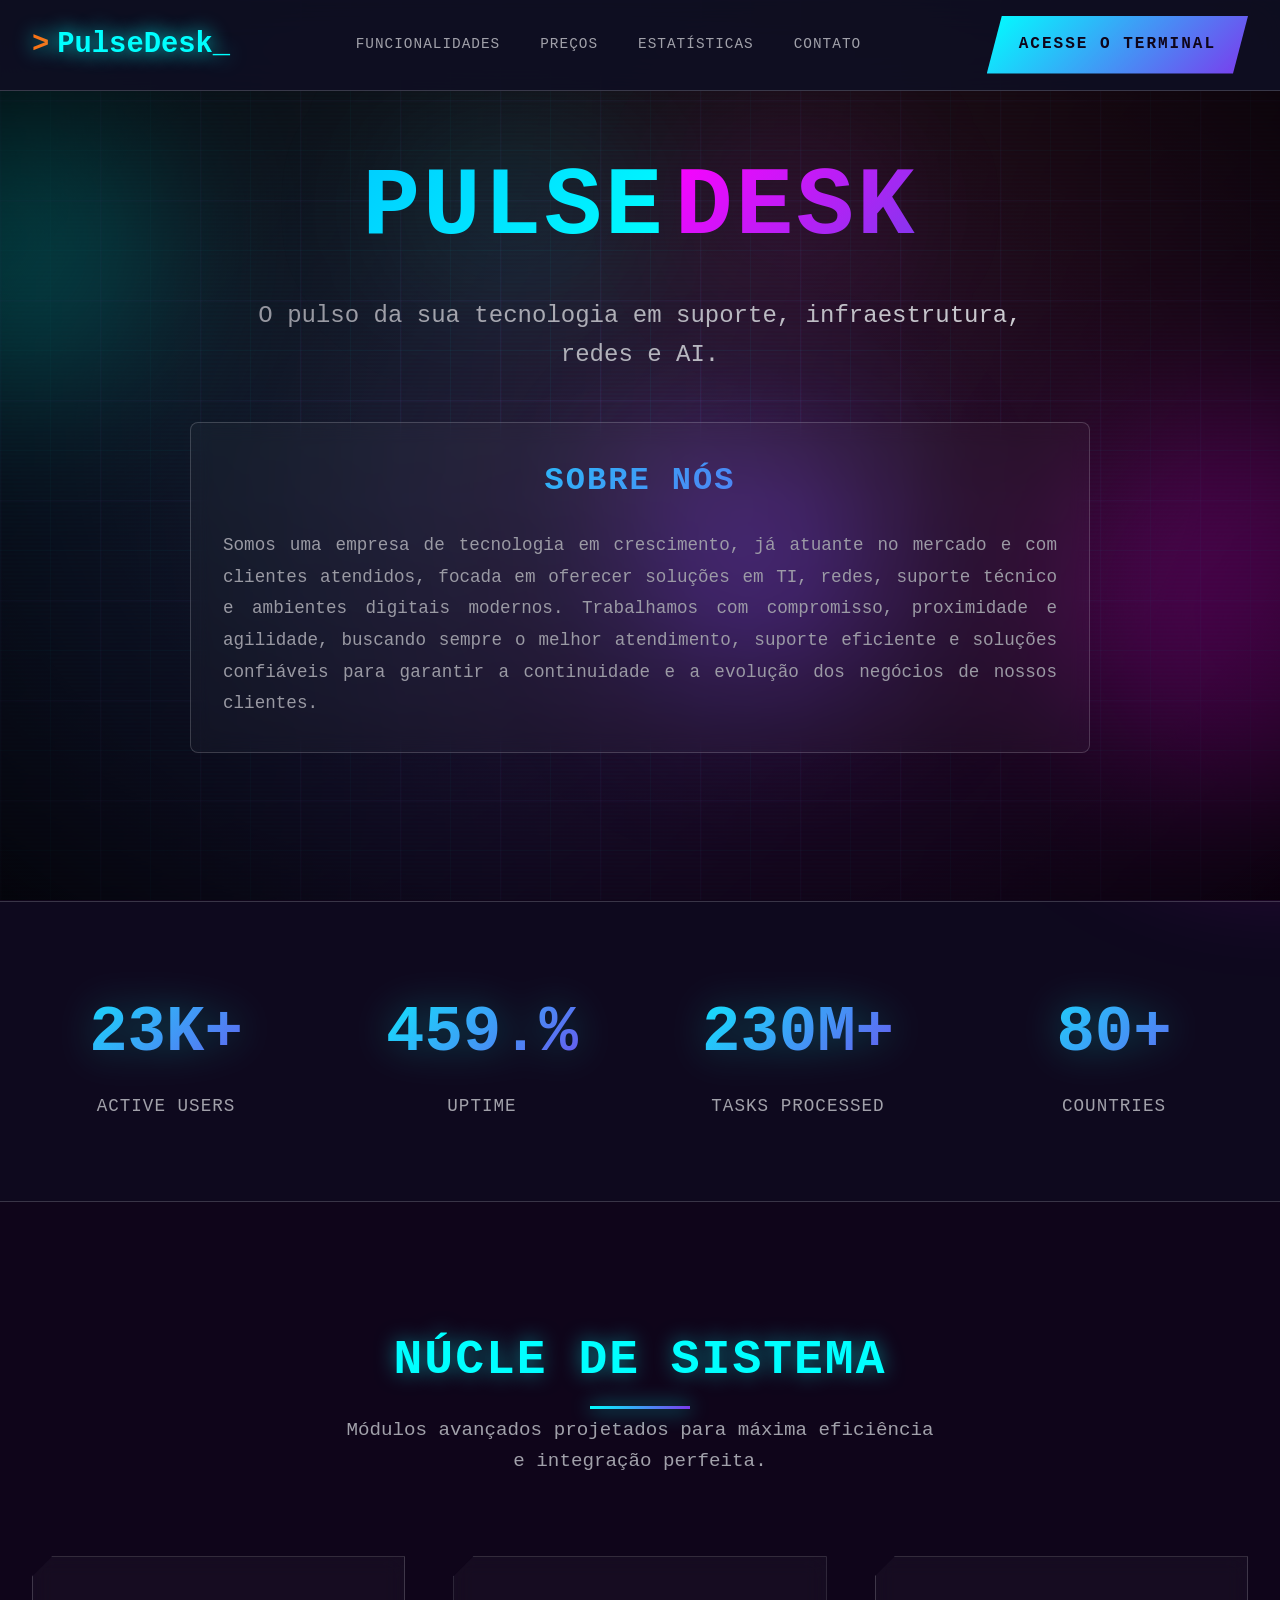
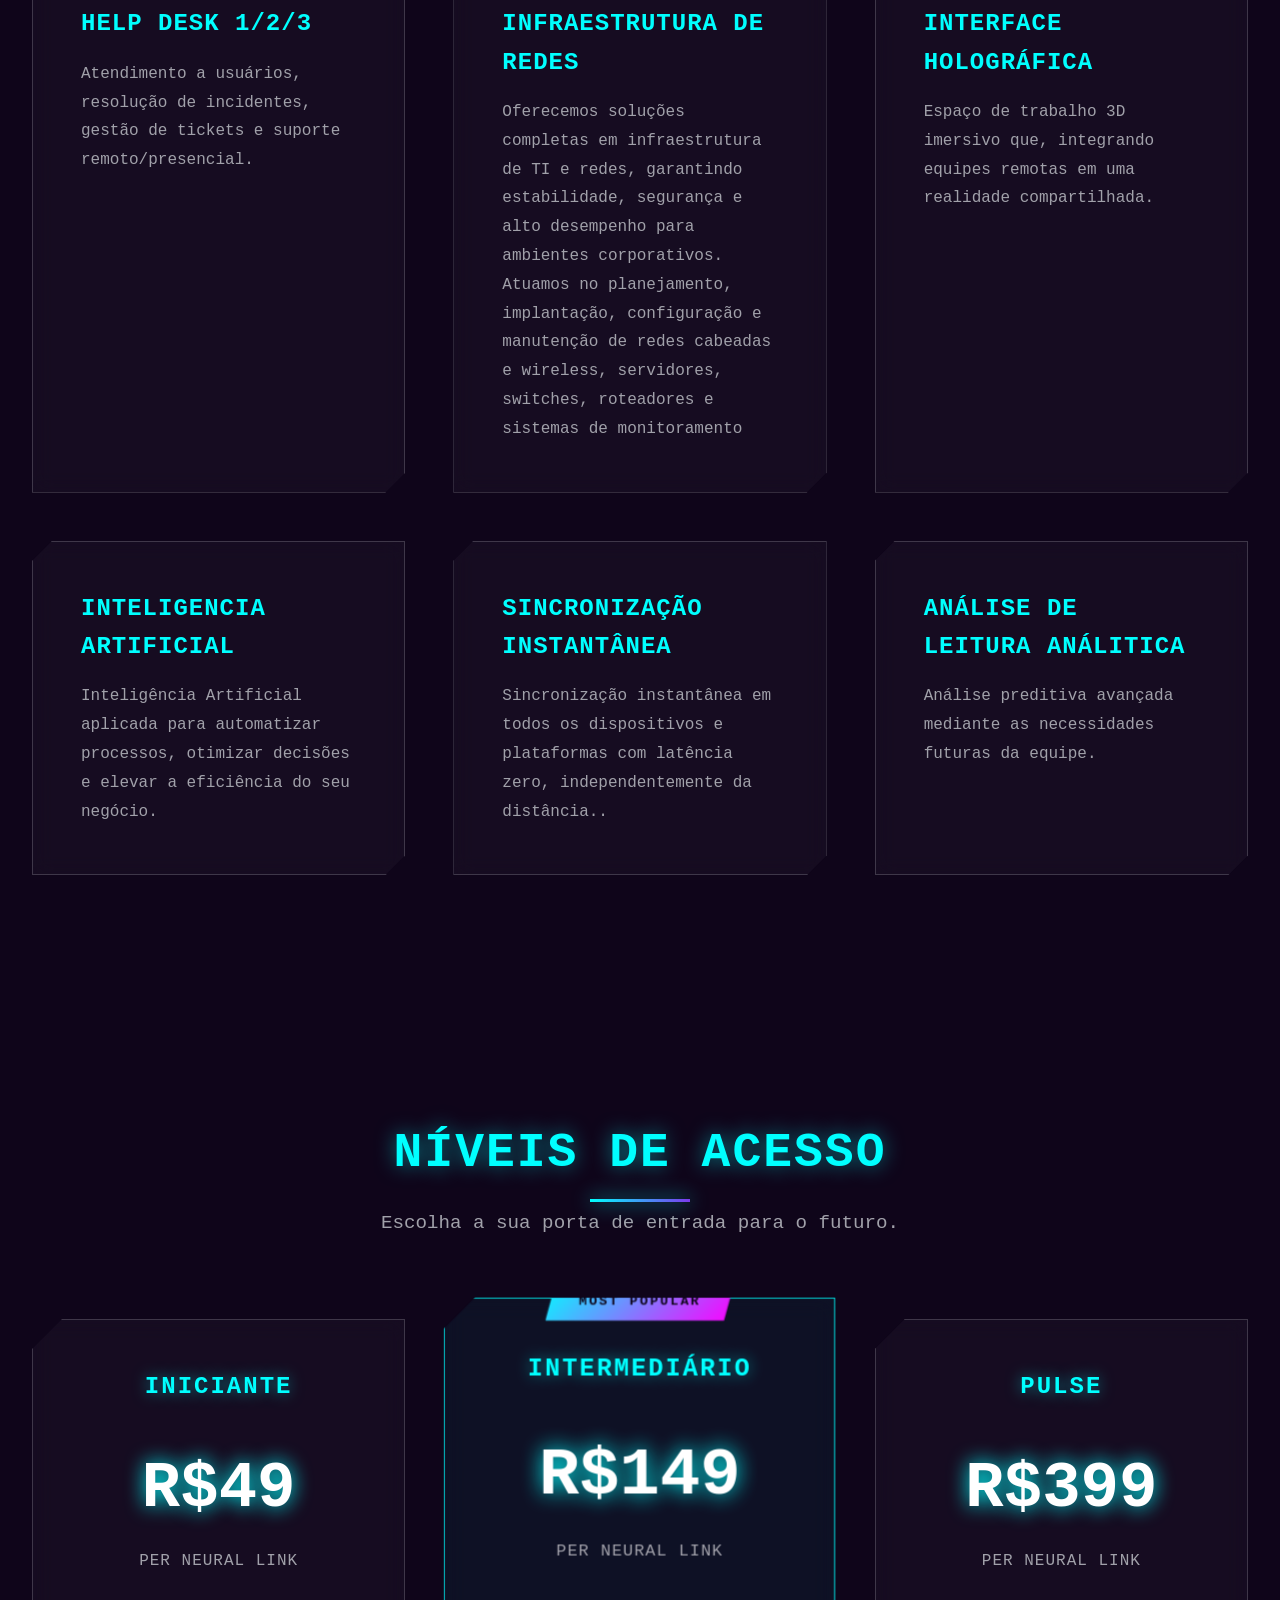
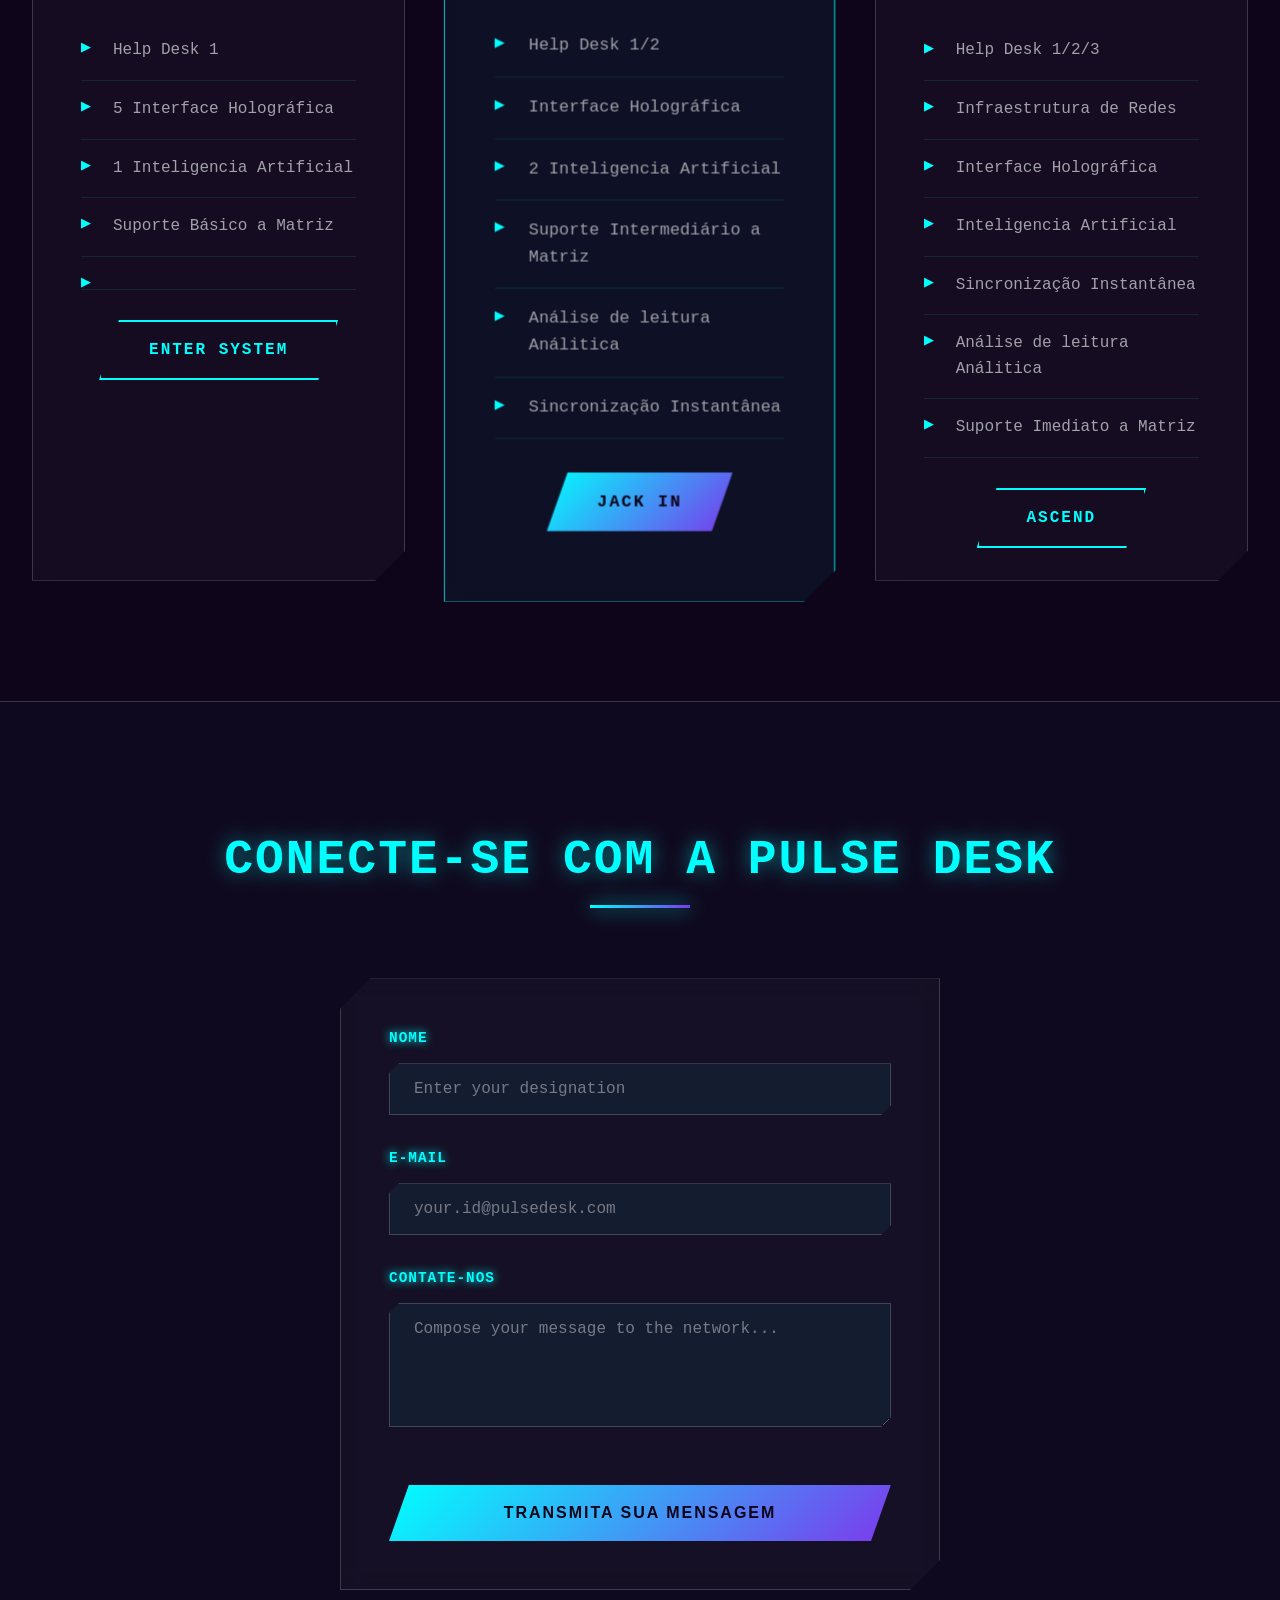
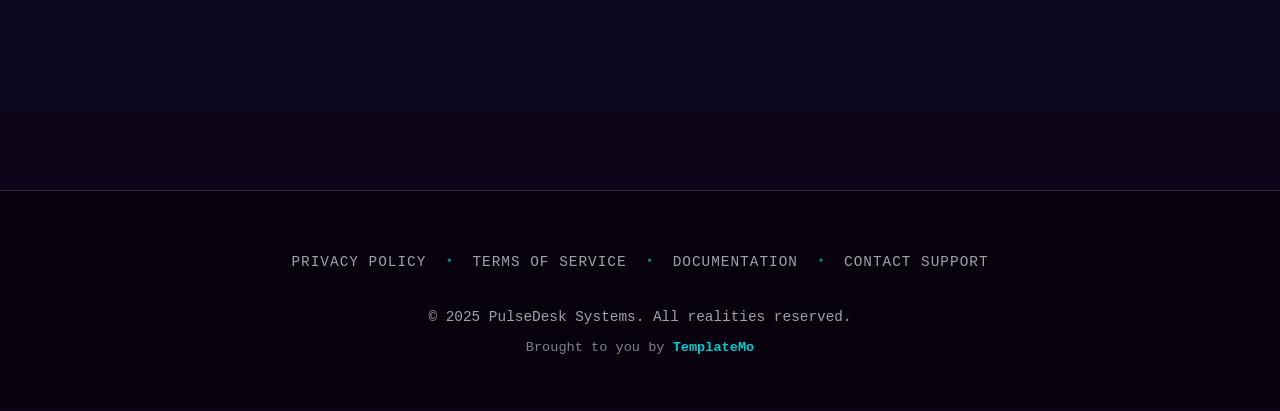
<file: Pulse Project/index.html>
<!DOCTYPE html>
<html lang="en">
<head>
    <meta charset="UTF-8">
    <meta name="viewport" content="width=device-width, initial-scale=1.0">
    <title>PulseDesk - The Future of Team Collaboration</title>
    <link href="templatemo-nexus-style.css" rel="stylesheet">
<!--

TemplateMo 594 pulse desk

https://templatemo.com/tm-594-nexus-flow

-->
</head>
<body id="top">
    <!-- Enhanced Background Elements -->
    <div class="cyber-bg">
        <div class="cyber-gradient"></div>
        <div class="matrix-rain" id="matrixRain"></div>
    </div>
    
    <div class="particles" id="particlesContainer"></div>
    
    <div class="data-streams" id="dataStreams"></div>
    
    <div class="orb orb1"></div>
    <div class="orb orb2"></div>
    <div class="orb orb3"></div>
    
    <div class="grid-overlay">
        <div class="grid-lines"></div>
        <div class="grid-glow"></div>
    </div>
    
    <div class="scanlines"></div>
    <div class="noise-overlay"></div>
    
    <!-- Navigation -->
    <nav>
        <div class="nav-container">
            <a href="#top" class="logo">PulseDesk</a>
            <ul class="nav-links">
                <li><a href="#features">Funcionalidades</a></li>
                <li><a href="#pricing">Preços</a></li>
                <li><a href="#stats">Estatísticas</a></li>
                <li><a href="#contact">Contato</a></li>
            </ul>
            <div class="nav-bottom">
                <a href="#" class="cyber-button">Acesse o Terminal</a>
            </div>
            <button class="mobile-menu-button" id="mobileMenuBtn">
                <div class="hamburger">
                    <span></span>
                    <span></span>
                    <span></span>
                </div>
            </button>
        </div>
    </nav>

    <!-- Mobile Menu -->
    <div class="mobile-menu-overlay" id="mobileMenuOverlay"></div>
    <div class="mobile-menu" id="mobileMenu">
        <div class="mobile-menu-header">
            <a href="#top" class="mobile-menu-logo">PulseDesk</a>
            <button class="mobile-menu-close" id="mobileMenuClose">✕</button>
        </div>
        <div class="mobile-menu-cta">
            <a href="#" class="cyber-button">Access Terminal</a>
        </div>
        <nav class="mobile-menu-nav">
            <ul>
                <li><a href="#features">Features</a></li>
                <li><a href="#pricing">Pricing</a></li>
                <li><a href="#stats">Stats</a></li>
                <li><a href="#contact">Contact</a></li>
            </ul>
        </nav>
    </div>

    <!-- Hero Section -->
    <section class="hero">
        <div class="hero-container">
            <h1 class="hero-title">
                <span class="hero-pulse">PULSE</span><span class="hero-desk">DESK</span>
            </h1>
            <p class="hero-subtitle">O pulso da sua tecnologia em suporte, infraestrutura, redes e AI.</p>
            <div class="sobre-nos">
                <h2 class="sobre-nos-title">Sobre Nós</h2>
                <p class="sobre-nos-description">Somos uma empresa de tecnologia em crescimento, já atuante no mercado e com clientes atendidos, focada em oferecer soluções em TI, redes, suporte técnico e ambientes digitais modernos. Trabalhamos com compromisso, proximidade e agilidade, buscando sempre o melhor atendimento, suporte eficiente e soluções confiáveis para garantir a continuidade e a evolução dos negócios de nossos clientes.</p>
            </div>
            <div class="hero-buttons">
                
            </div>
        </div>
    </section>

    <!-- Stats Section -->
    <section class="stats fade-up" id="stats">
        <div class="stats-container">
            <div class="stats-grid">
                <div class="stat-item">
                    <span class="stat-number">50K+</span>
                    <span class="stat-label">Active Users</span>
                </div>
                <div class="stat-item">
                    <span class="stat-number">99.9%</span>
                    <span class="stat-label">Uptime</span>
                </div>
                <div class="stat-item">
                    <span class="stat-number">500M+</span>
                    <span class="stat-label">Tasks Processed</span>
                </div>
                <div class="stat-item">
                    <span class="stat-number">180+</span>
                    <span class="stat-label">Countries</span>
                </div>
            </div>
        </div>
    </section>

    <!-- Features Section -->
    <section class="features fade-up" id="features">
        <div class="features-container">
            <div class="section-header">
                <h2 class="section-title">Núcle de Sistema</h2>
                <p class="section-subtitle">Módulos avançados projetados para máxima eficiência e integração perfeita.</p>
            </div>
            
            <div class="features-grid">
                <div class="feature-card">
                    
                    <h3>Help Desk 1/2/3</h3>
                    <p> Atendimento a usuários, resolução de incidentes, gestão de tickets e suporte remoto/presencial.</p>
                </div>
                
                <div class="feature-card">
                    
                    <h3>Infraestrutura de Redes</h3>
                    <p>Oferecemos soluções completas em infraestrutura de TI e redes, garantindo estabilidade, segurança e alto desempenho para ambientes corporativos. Atuamos no planejamento, implantação, configuração e manutenção de redes cabeadas e wireless, servidores, switches, roteadores e sistemas de monitoramento</p>
                    <p></p>
                </div>
                
                <div class="feature-card">
                    
                    <h3>Interface Holográfica</h3>
                    <p>Espaço de trabalho 3D imersivo que, integrando equipes remotas em uma realidade compartilhada.</p>
                </div>
                
                <div class="feature-card">
                    
                    <h3>Inteligencia Artificial</h3>
                    <p>Inteligência Artificial aplicada para automatizar processos, otimizar decisões e elevar a eficiência do seu negócio.</p>
                </div>
                
                <div class="feature-card">
                    
                    <h3>Sincronização Instantânea</h3>
                    <p>Sincronização instantânea em todos os dispositivos e plataformas com latência zero, independentemente da distância..</p>
                </div>
                
                <div class="feature-card">
                    
                    <h3>Análise de leitura Análitica</h3>
                    <p>Análise preditiva avançada mediante as necessidades futuras da equipe.</p>
                </div>
            </div>
        </div>
    </section>

    <!-- Pricing Section -->
    <section class="pricing fade-up" id="pricing">
        <div class="pricing-container">
            <div class="section-header">
                <h2 class="section-title">Níveis de Acesso</h2>
                <p class="section-subtitle">Escolha a sua porta de entrada para o futuro.</p>
            </div>
            
            <div class="pricing-grid">
                <div class="pricing-card">
                    <div class="plan-name">Iniciante</div>
                    <div class="plan-price">R$49</div>
                    <div class="plan-period">per neural link</div>
                    <ul class="plan-features">
                        <li>Help Desk 1</li>
                        <li>5 Interface Holográfica</li>
                        <li>1 Inteligencia Artificial</li>
                        <li>Suporte Básico a Matriz</li>
                        <li></li>
                    </ul>
                    <a href="#" class="btn-secondary">Enter System</a>
                </div>
                
                <div class="pricing-card featured">
                    <div class="plan-name">Intermediário</div>
                    <div class="plan-price">R$149</div>
                    <div class="plan-period">per neural link</div>
                    <ul class="plan-features">
                        <li>Help Desk 1/2</li>
                        <li>Interface Holográfica</li>
                        <li>2 Inteligencia Artificial</li>
                        <li>Suporte Intermediário a Matriz</li>
                        <li>Análise de leitura Análitica</li>
                        <li>Sincronização Instantânea</li>
                    </ul>
                    <a href="#" class="btn-primary">Jack In</a>
                </div>
                
                <div class="pricing-card">
                    <div class="plan-name">Pulse</div>
                    <div class="plan-price">R$399</div>
                    <div class="plan-period">per neural link</div>
                    <ul class="plan-features">
                        <li>Help Desk 1/2/3</li>
                        <li>Infraestrutura de Redes</li>
                        <li>Interface Holográfica</li>
                        <li>Inteligencia Artificial</li>
                        <li>Sincronização Instantânea</li>
                        <li>Análise de leitura Análitica</li>
                        <li>Suporte Imediato a Matriz</li>
                    </ul>
                    <a href="#" class="btn-secondary">Ascend</a>
                </div>
            </div>
        </div>
    </section>

    <!-- Contact Section -->
    <section class="contact fade-up" id="contact">
        <div class="contact-container">
            <div class="section-header">
                <h2 class="section-title">Conecte-se com a Pulse Desk</h2>
                <p class="section-subtitle"></p>
            </div>
            
            <div class="contact-form-wrapper">
                <div class="contact-form">
                    <div class="form-group">
                        <label for="name">Nome</label>
                        <input type="text" id="name" name="name" placeholder="Enter your designation" required>
                    </div>
                    
                    <div class="form-group">
                        <label for="email">E-mail</label>
                        <input type="email" id="email" name="email" placeholder="your.id@pulsedesk.com" required>
                    </div>
                    
                    <div class="form-group">
                        <label for="message">Contate-nos</label>
                        <textarea id="message" name="message" rows="5" placeholder="Compose your message to the network..." required></textarea>
                    </div>
                    
                    <button type="submit" class="btn-primary btn-submit">Transmita sua mensagem</button>
                </div>
            </div>
        </div>
    </section>

    <!-- Footer -->
    <footer class="footer">
        <div class="footer-content">
            <div class="footer-links">
                <a href="#">Privacy Policy</a>
                <span class="footer-separator">•</span>
                <a href="#">Terms of Service</a>
                <span class="footer-separator">•</span>
                <a href="#">Documentation</a>
                <span class="footer-separator">•</span>
                <a href="#">Contact Support</a>
            </div>
            <div class="footer-bottom">
                <p>&copy; 2025 PulseDesk Systems. All realities reserved.</p>
                <p class="footer-credit">Brought to you by <a href="https://templatemo.com" target="_blank" rel="noopener nofollow">TemplateMo</a></p>
            </div>
        </div>
    </footer>

    <script src="templatemo-nexus-scripts.js"></script>
</body>
</html>
</file>
<file: Pulse Project/templatemo-nexus-style.css>
/*

TemplateMo 594 pulse desk

https://templatemo.com/tm-594-nexus-flow

*/

@charset "utf-8";
/* CSS Document */

 * {
            margin: 0;
            padding: 0;
            box-sizing: border-box;
        }

        :root {
            --primary-grey: #e5e7eb;
            --primary-orange: #f97316;
            --primary-purple: #7c3aed;
            --secondary-amber: #fbbf24;
            --dark-bg: #1a0b2e;
            --darker-bg: #0f051a;
            --card-bg: rgba(229, 231, 235, 0.03);
            --border-color: rgba(229, 231, 235, 0.2);
            --text-primary: #ffffff;
            --text-secondary: #a1a1aa;
            --primary-cyan: #00ffff;
            --primary-pink: #ff00ff;
        }

        body {
            font-family: 'JetBrains Mono', 'Fira Code', monospace;
            background: var(--darker-bg);
            color: var(--text-primary);
            line-height: 1.6;
            overflow-x: hidden;
        }

        /* Enhanced Cyberpunk Background */
        .cyber-bg {
            position: fixed;
            top: 0;
            left: 0;
            width: 100%;
            height: 100%;
            background: var(--darker-bg);
            overflow: hidden;
            z-index: -5;
        }

        /* Animated gradient background */
        .cyber-gradient {
            position: absolute;
            top: -50%;
            left: -50%;
            width: 200%;
            height: 200%;
            background: 
                radial-gradient(circle at 20% 30%, rgba(0, 255, 255, 0.15) 0%, transparent 50%),
                radial-gradient(circle at 80% 70%, rgba(255, 0, 255, 0.15) 0%, transparent 50%),
                radial-gradient(circle at 40% 80%, rgba(124, 58, 237, 0.15) 0%, transparent 50%),
                radial-gradient(circle at 60% 20%, rgba(249, 115, 22, 0.15) 0%, transparent 50%);
            animation: gradientRotate 30s linear infinite;
            filter: blur(40px);
        }

        @keyframes gradientRotate {
            0% { transform: rotate(0deg) scale(1); }
            50% { transform: rotate(180deg) scale(1.2); }
            100% { transform: rotate(360deg) scale(1); }
        }

        /* Matrix rain effect */
        .matrix-rain {
            position: absolute;
            top: 0;
            left: 0;
            width: 100%;
            height: 100%;
            overflow: hidden;
            opacity: 0.15;
        }

        .matrix-column {
            position: absolute;
            top: -100vh;
            font-family: 'Courier New', monospace;
            font-size: 14px;
            color: var(--primary-cyan);
            text-shadow: 0 0 5px var(--primary-cyan);
            animation: matrixFall linear infinite;
            writing-mode: vertical-rl;
            text-orientation: upright;
            background: linear-gradient(to bottom, transparent 0%, var(--primary-cyan) 50%, transparent 100%);
            -webkit-background-clip: text;
            background-clip: text;
            -webkit-text-fill-color: transparent;
        }

        .matrix-column:nth-child(3n) {
            color: var(--primary-pink);
            text-shadow: 0 0 5px var(--primary-pink);
            background: linear-gradient(to bottom, transparent 0%, var(--primary-pink) 50%, transparent 100%);
        }

        .matrix-column:nth-child(5n) {
            color: var(--primary-purple);
            text-shadow: 0 0 5px var(--primary-purple);
            background: linear-gradient(to bottom, transparent 0%, var(--primary-purple) 50%, transparent 100%);
        }

        @keyframes matrixFall {
            0% { transform: translateY(0); }
            100% { transform: translateY(200vh); }
        }

        /* Animated grid overlay */
        .grid-overlay {
            position: fixed;
            top: 0;
            left: 0;
            width: 100%;
            height: 100%;
            z-index: -2;
        }

        .grid-lines {
            position: absolute;
            top: 0;
            left: 0;
            width: 100%;
            height: 100%;
            background-image: 
                linear-gradient(rgba(0, 255, 255, 0.05) 1px, transparent 1px),
                linear-gradient(90deg, rgba(0, 255, 255, 0.05) 1px, transparent 1px);
            background-size: 50px 50px;
            animation: gridMove 20s linear infinite;
        }

        .grid-glow {
            position: absolute;
            top: 0;
            left: 0;
            width: 100%;
            height: 100%;
            background-image: 
                linear-gradient(rgba(255, 0, 255, 0.03) 2px, transparent 2px),
                linear-gradient(90deg, rgba(255, 0, 255, 0.03) 2px, transparent 2px);
            background-size: 100px 100px;
            animation: gridMove 30s linear infinite reverse;
        }

        @keyframes gridMove {
            0% { transform: translate(0, 0); }
            100% { transform: translate(50px, 50px); }
        }

        /* Floating particles */
        .particles {
            position: fixed;
            top: 0;
            left: 0;
            width: 100%;
            height: 100%;
            overflow: hidden;
            z-index: -3;
        }

        .particle {
            position: absolute;
            width: 4px;
            height: 4px;
            background: var(--primary-cyan);
            border-radius: 50%;
            box-shadow: 0 0 10px var(--primary-cyan);
            animation: float 20s infinite;
            opacity: 0;
            transition: transform 0.3s ease, box-shadow 0.3s ease;
        }

        .particle:nth-child(odd) {
            background: var(--primary-pink);
            box-shadow: 0 0 10px var(--primary-pink);
            animation-duration: 25s;
        }

        @keyframes float {
            0% {
                transform: translateY(100vh) translateX(0);
                opacity: 0;
            }
            10% {
                opacity: 1;
            }
            90% {
                opacity: 1;
            }
            100% {
                transform: translateY(-100vh) translateX(100px);
                opacity: 0;
            }
        }

        /* Glowing orbs */
        .orb {
            position: fixed;
            border-radius: 50%;
            filter: blur(80px);
            opacity: 0.5;
            animation: orbFloat 20s ease-in-out infinite;
            pointer-events: none;
            z-index: -4;
        }

        .orb1 {
            width: 300px;
            height: 300px;
            background: var(--primary-cyan);
            top: 10%;
            left: -150px;
            animation-delay: 0s;
        }

        .orb2 {
            width: 400px;
            height: 400px;
            background: var(--primary-pink);
            bottom: 10%;
            right: -200px;
            animation-delay: 5s;
        }

        .orb3 {
            width: 250px;
            height: 250px;
            background: var(--primary-purple);
            top: 50%;
            left: 50%;
            animation-delay: 10s;
        }

        @keyframes orbFloat {
            0%, 100% {
                transform: translate(0, 0) scale(1);
            }
            33% {
                transform: translate(100px, -50px) scale(1.1);
            }
            66% {
                transform: translate(-50px, 100px) scale(0.9);
            }
        }

        /* Scanlines effect */
        .scanlines {
            position: fixed;
            top: 0;
            left: 0;
            width: 100%;
            height: 100%;
            pointer-events: none;
            z-index: -1;
        }

        .scanlines::before {
            content: '';
            position: absolute;
            top: 0;
            left: 0;
            width: 100%;
            height: 100%;
            background: linear-gradient(
                transparent 0%,
                rgba(0, 255, 255, 0.03) 50%,
                transparent 100%
            );
            background-size: 100% 4px;
            animation: scanline 8s linear infinite;
        }

        .scanlines::after {
            content: '';
            position: absolute;
            top: 0;
            left: 0;
            width: 100%;
            height: 100%;
            background: radial-gradient(ellipse at center, transparent 0%, rgba(0, 0, 0, 0.8) 100%);
            pointer-events: none;
        }

        /* Noise texture overlay */
        .noise-overlay {
            position: fixed;
            top: 0;
            left: 0;
            width: 100%;
            height: 100%;
            opacity: 0.03;
            z-index: -1;
            pointer-events: none;
            background-image: 
                repeating-linear-gradient(45deg, transparent, transparent 2px, rgba(255, 255, 255, 0.03) 2px, rgba(255, 255, 255, 0.03) 4px),
                repeating-linear-gradient(-45deg, transparent, transparent 2px, rgba(0, 255, 255, 0.02) 2px, rgba(0, 255, 255, 0.02) 4px);
        }

        @keyframes scanline {
            0% { transform: translateY(-100%); }
            100% { transform: translateY(100%); }
        }

        /* Navigation */
        nav {
            position: fixed;
            top: 0;
            width: 100%;
            padding: 1rem 2rem;
            background: rgba(15, 15, 35, 0.9);
            backdrop-filter: blur(20px);
            border-bottom: 1px solid var(--border-color);
            z-index: 10000;
            transition: all 0.3s ease;
        }

        .nav-container {
            max-width: 1400px;
            margin: 0 auto;
            display: flex;
            justify-content: space-between;
            align-items: center;
        }

        /* Mobile Menu Button */
        .mobile-menu-button {
            display: none;
            background: none;
            border: none;
            color: var(--primary-cyan);
            font-size: 1.5rem;
            cursor: pointer;
            position: relative;
            width: 30px;
            height: 30px;
            transition: all 0.3s ease;
        }

        .mobile-menu-button:hover {
            color: var(--primary-orange);
            transform: scale(1.1);
        }

        .hamburger {
            position: relative;
            width: 25px;
            height: 20px;
            margin: auto;
        }

        .hamburger span {
            display: block;
            position: absolute;
            height: 2px;
            width: 100%;
            background: var(--primary-cyan);
            border-radius: 1px;
            opacity: 1;
            left: 0;
            transform: rotate(0deg);
            transition: all 0.25s ease-in-out;
            box-shadow: 0 0 5px var(--primary-cyan);
            transform-origin: center;
        }

        .hamburger span:nth-child(1) {
            top: 0px;
        }

        .hamburger span:nth-child(2) {
            top: 9px;
        }

        .hamburger span:nth-child(3) {
            top: 18px;
        }

        .mobile-menu-button.active .hamburger span:nth-child(1) {
            top: 9px;
            transform: rotate(135deg);
            background: var(--primary-orange);
        }

        .mobile-menu-button.active .hamburger span:nth-child(2) {
            opacity: 0;
            left: -25px;
        }

        .mobile-menu-button.active .hamburger span:nth-child(3) {
            top: 9px;
            transform: rotate(-135deg);
            background: var(--primary-orange);
        }

        /* Mobile Menu */
        .mobile-menu {
            position: fixed;
            top: 78px;
            right: -100%;
            width: 80%;
            max-width: 350px;
            height: calc(100vh - 78px);
            background: var(--darker-bg);
            backdrop-filter: blur(20px);
            border-left: 2px solid var(--border-color);
            z-index: 9999;
            transition: right 0.4s cubic-bezier(0.23, 1, 0.32, 1);
            overflow-y: auto;
            box-shadow: -10px 0 30px rgba(0, 0, 0, 0.5);
            display: flex;
            flex-direction: column;
        }

        .mobile-menu.active {
            right: 0;
        }

        .mobile-menu-overlay {
            position: fixed;
            top: 0;
            left: 0;
            width: 100%;
            height: 100vh;
            background: rgba(0, 0, 0, 0.7);
            z-index: 9998;
            opacity: 0;
            visibility: hidden;
            transition: all 0.3s ease;
        }

        .mobile-menu-overlay.active {
            opacity: 1;
            visibility: visible;
        }

        .mobile-menu-header {
            padding: 2rem;
            border-bottom: 1px solid var(--border-color);
            display: flex;
            justify-content: space-between;
            align-items: center;
            flex-shrink: 0;
        }

        .mobile-menu-logo {
            font-size: 1.5rem;
            font-weight: 700;
            color: var(--primary-cyan);
            text-shadow: 0 0 15px var(--primary-cyan);
            text-decoration: none;
            display: inline-block;
            transition: all 0.3s ease;
        }

        .mobile-menu-logo::before {
            content: '>';
            margin-right: 0.5rem;
            color: var(--primary-orange);
            transition: all 0.3s ease;
        }

        .mobile-menu-logo::after {
            content: '_';
            animation: blink 1s infinite;
            color: var(--primary-cyan);
        }

        .mobile-menu-logo:hover {
            text-shadow: 0 0 25px var(--primary-cyan);
            transform: scale(1.05);
        }

        .mobile-menu-logo:hover::before {
            margin-right: 0.8rem;
            text-shadow: 0 0 10px var(--primary-orange);
        }

        .mobile-menu-close {
            background: none;
            border: none;
            color: var(--primary-cyan);
            font-size: 1.5rem;
            cursor: pointer;
            width: 30px;
            height: 30px;
            display: flex;
            align-items: center;
            justify-content: center;
            transition: all 0.3s ease;
        }

        .mobile-menu-close:hover {
            color: var(--primary-orange);
            transform: rotate(90deg);
        }

        .mobile-menu-nav {
            padding: 0;
            flex-grow: 1;
        }

        .mobile-menu-nav ul {
            list-style: none;
            padding: 0;
            margin: 0;
        }

        .mobile-menu-nav li {
            margin: 0;
        }

        .mobile-menu-nav a {
            display: block;
            padding: 1.5rem 2rem;
            color: var(--text-secondary);
            text-decoration: none;
            font-weight: 600;
            text-transform: uppercase;
            letter-spacing: 1px;
            font-size: 1.1rem;
            transition: all 0.3s ease;
            position: relative;
            border-bottom: 1px solid rgba(229, 231, 235, 0.1);
        }

        .mobile-menu-nav a:hover {
            color: var(--primary-cyan);
            background: rgba(0, 255, 255, 0.05);
            padding-left: 3rem;
            text-shadow: 0 0 10px var(--primary-cyan);
        }

        .mobile-menu-nav a::before {
            content: '>';
            position: absolute;
            left: 2rem;
            opacity: 0;
            transform: translateX(-10px);
            transition: all 0.3s ease;
            color: var(--primary-orange);
        }

        .mobile-menu-nav a:hover::before {
            opacity: 1;
            transform: translateX(0);
        }

        .mobile-menu-nav li:last-child a {
            border-bottom: none;
        }

        .mobile-menu-cta {
            padding: 2rem;
            flex-shrink: 0;
            border-bottom: 1px solid var(--border-color);
        }

        .cyber-button {
            display: inline-block;
            background: linear-gradient(135deg, var(--primary-cyan), var(--primary-purple));
            color: var(--darker-bg);
            padding: 1rem 2rem;
            text-decoration: none;
            font-weight: 700;
            text-transform: uppercase;
            letter-spacing: 2px;
            transition: all 0.3s ease;
            clip-path: polygon(15px 0%, 100% 0%, calc(100% - 15px) 100%, 0% 100%);
            box-shadow: 0 0 20px rgba(0, 255, 255, 0.3);
            width: 100%;
            text-align: center;
        }

        .cyber-button:hover {
            transform: translateY(-2px);
            box-shadow: 0 0 30px rgba(0, 255, 255, 0.5);
        }

        /* Animation keyframes for mobile menu */
        @keyframes slideInLeft {
            from {
                opacity: 0;
                transform: translateX(20px);
            }
            to {
                opacity: 1;
                transform: translateX(0);
            }
        }

        @keyframes slideInUp {
            from {
                opacity: 0;
                transform: translateY(20px);
            }
            to {
                opacity: 1;
                transform: translateY(0);
            }
        }

        /* Desktop Navigation Layout */
        @media (min-width: 769px) {
            .mobile-menu-button {
                display: none !important;
            }
            
            .nav-container {
                flex-direction: row;
                align-items: center;
                gap: 0;
            }
            
            .nav-top {
                flex: 0 0 auto;
            }
            
            .nav-links {
                flex: 1;
                display: flex;
                flex-direction: row;
                justify-content: center;
                margin: 0 2rem;
                max-width: none;
            }
            
            .nav-links a {
                padding: 0;
                border-bottom: none;
                font-size: 0.9rem;
            }
            
            .nav-links a:hover {
                background: none;
                transform: none;
                padding-left: 0;
            }
            
            .nav-links a::before {
                display: none;
            }
            
            .nav-bottom {
                flex: 0 0 auto;
            }
            
            .cyber-button {
                width: auto;
                max-width: none;
            }
        }

        .logo {
            font-size: 1.8rem;
            font-weight: 700;
            color: var(--primary-cyan);
            text-shadow: 0 0 20px var(--primary-cyan);
            position: relative;
            cursor: pointer;
            text-decoration: none;
            display: inline-block;
            transition: all 0.3s ease;
        }

        .logo:hover {
            text-shadow: 0 0 30px var(--primary-cyan);
            transform: scale(1.05);
        }

        .logo::before {
            content: '>';
            margin-right: 0.5rem;
            color: var(--primary-orange);
            transition: all 0.3s ease;
        }

        .logo:hover::before {
            margin-right: 0.8rem;
            text-shadow: 0 0 10px var(--primary-orange);
        }

        .logo::after {
            content: '_';
            animation: blink 1s infinite;
            color: var(--primary-cyan);
        }

        @keyframes blink {
            0%, 50% { opacity: 1; }
            51%, 100% { opacity: 0; }
        }

        .nav-links {
            display: flex;
            list-style: none;
            gap: 2.5rem;
        }

        .nav-links a {
            color: var(--text-secondary);
            text-decoration: none;
            font-weight: 500;
            transition: all 0.3s ease;
            position: relative;
            text-transform: uppercase;
            font-size: 0.9rem;

            letter-spacing: 1px;
        }

        .nav-links a:hover {
            color: var(--primary-cyan);
            text-shadow: 0 0 10px var(--primary-cyan);
        }

        .nav-links a::before {
            content: '';
            position: absolute;
            bottom: -5px;
            left: 0;
            width: 0;
            height: 2px;
            background: linear-gradient(90deg, var(--primary-cyan), var(--primary-purple));
            transition: width 0.3s ease;
            box-shadow: 0 0 10px var(--primary-cyan);
        }

        .nav-links a:hover::before {
            width: 100%;
        }

        /* Hero Section */
        .hero {
            padding: 150px 2rem 100px;
            text-align: center;
            position: relative;
            min-height: 100vh;
            display: flex;
            align-items: center;
        }

        .hero-container {
            max-width: 1400px;
            margin: 0 auto;
            width: 100%;
        }

        .hero-title {
            font-size: clamp(3rem, 8vw, 6rem);
            font-weight: 900;
            margin-bottom: 2rem;
            text-transform: uppercase;
            letter-spacing: 3px;
            position: relative;
            cursor: pointer;
            line-height: 1.2;
        }

        .hero-pulse {
            background: linear-gradient(135deg, var(--primary-cyan), #00ccff);
            background: -webkit-linear-gradient(135deg, var(--primary-cyan), #00ccff);
            -webkit-background-clip: text;
            background-clip: text;
            -webkit-text-fill-color: transparent;
            display: inline-block;
            transition: all 0.3s ease;
            animation: cyanPulse 3s ease-in-out infinite;
            position: relative;
        }

        .hero-desk {
            background: linear-gradient(135deg, var(--primary-purple), var(--primary-pink));
            background: -webkit-linear-gradient(135deg, var(--primary-purple), var(--primary-pink));
            -webkit-background-clip: text;
            background-clip: text;
            -webkit-text-fill-color: transparent;
            margin-left: 0.1em;
            display: inline-block;
            transition: all 0.3s ease;
            animation: purplePulse 3s ease-in-out infinite;
            animation-delay: 1.5s;
            position: relative;
        }

        @keyframes cyanPulse {
            0%, 100% { 
                filter: brightness(1) drop-shadow(0 0 15px rgba(0, 255, 255, 0.6));
                transform: translateY(0) scale(1);
            }
            50% { 
                filter: brightness(1.1) drop-shadow(0 0 25px rgba(0, 255, 255, 0.8));
                transform: translateY(-2px) scale(1.01);
            }
        }

        @keyframes purplePulse {
            0%, 100% { 
                filter: brightness(1) drop-shadow(0 0 15px rgba(255, 0, 255, 0.6));
                transform: translateY(0) scale(1);
            }
            50% { 
                filter: brightness(1.1) drop-shadow(0 0 25px rgba(255, 0, 255, 0.8));
                transform: translateY(-2px) scale(1.01);
            }
        }

        /* Clean hover effect */
        .hero-title:hover .hero-pulse {
            transform: translateX(-3px) scale(1.02);
            filter: brightness(1.2) drop-shadow(0 0 30px rgba(0, 255, 255, 0.9));
        }

        .hero-title:hover .hero-desk {
            transform: translateX(3px) scale(1.02);
            filter: brightness(1.2) drop-shadow(0 0 30px rgba(255, 0, 255, 0.9));
        }

        /* Subtle background glow for each word */
        .hero-pulse::before {
            content: '';
            position: absolute;
            top: 50%;
            left: 50%;
            transform: translate(-50%, -50%);
            width: 200%;
            height: 200%;
            background: radial-gradient(circle, rgba(0, 255, 255, 0.08) 0%, transparent 60%);
            filter: blur(50px);
            z-index: -1;
            animation: glowPulse 4s ease-in-out infinite;
            pointer-events: none;
        }

        .hero-desk::before {
            content: '';
            position: absolute;
            top: 50%;
            left: 50%;
            transform: translate(-50%, -50%);
            width: 200%;
            height: 200%;
            background: radial-gradient(circle, rgba(255, 0, 255, 0.08) 0%, transparent 60%);
            filter: blur(50px);
            z-index: -1;
            animation: glowPulse 4s ease-in-out infinite;
            animation-delay: 2s;
            pointer-events: none;
        }

        @keyframes glowPulse {
            0%, 100% { opacity: 0.5; transform: translate(-50%, -50%) scale(0.9); }
            50% { opacity: 0.8; transform: translate(-50%, -50%) scale(1); }
        }

        /* Apply animation pause on hover */
        .hero-title:hover .hero-pulse,
        .hero-title:hover .hero-desk {
            animation-play-state: paused;
        }

        /* Border animation */
        .hero-pulse::after,
        .hero-desk::after {
            content: '';
            position: absolute;
            bottom: -10px;
            left: 0;
            width: 0;
            height: 3px;
            transition: width 0.3s ease;
        }

        .hero-pulse::after {
            background: linear-gradient(90deg, var(--primary-cyan), transparent);
        }

        .hero-desk::after {
            background: linear-gradient(90deg, transparent, var(--primary-pink));
            left: auto;
            right: 0;
        }

        .hero-title:hover .hero-pulse::after,
        .hero-title:hover .hero-desk::after {
            width: 100%;
        }

        /* Typing effect for hero text on load */
        @keyframes typeIn {
            0% { 
                opacity: 0;
                transform: translateY(20px);
            }
            100% { 
                opacity: 1;
                transform: translateY(0);
            }
        }

        /* Remove scanner line for cleaner look */

        .hero-subtitle {
            font-size: 1.5rem;
            color: var(--text-secondary);
            margin-bottom: 3rem;
            max-width: 800px;
            margin-left: auto;
            margin-right: auto;
            font-weight: 300;
            opacity: 0.9;
            background: linear-gradient(135deg, var(--text-secondary), var(--primary-grey));
            -webkit-background-clip: text;
            background-clip: text;
            -webkit-text-fill-color: transparent;
        }

        .sobre-nos {
            max-width: 900px;
            margin: 3rem auto 3rem;
            padding: 2rem;
            background: var(--card-bg);
            border: 1px solid var(--border-color);
            border-radius: 8px;
            backdrop-filter: blur(10px);
            animation: fadeIn 1s ease-in;
        }

        .sobre-nos-title {
            font-size: 2rem;
            color: var(--text-primary);
            margin-bottom: 1.5rem;
            font-weight: 700;
            text-align: center;
            background: linear-gradient(135deg, var(--primary-cyan), var(--primary-purple));
            -webkit-background-clip: text;
            background-clip: text;
            -webkit-text-fill-color: transparent;
            text-transform: uppercase;
            letter-spacing: 2px;
        }

        .sobre-nos-description {
            font-size: 1.1rem;
            color: var(--text-secondary);
            line-height: 1.8;
            text-align: justify;
            opacity: 0.95;
        }

        @keyframes fadeIn {
            0% {
                opacity: 0;
                transform: translateY(20px);
            }
            100% {
                opacity: 1;
                transform: translateY(0);
            }
        }

        .hero-buttons {
            display: flex;
            gap: 2rem;
            justify-content: center;
            flex-wrap: wrap;
        }

        .btn-primary {
            background: linear-gradient(135deg, var(--primary-cyan), var(--primary-purple));
            color: var(--darker-bg);
            padding: 1.2rem 3rem;
            border: none;
            text-decoration: none;
            font-weight: 700;
            text-transform: uppercase;
            letter-spacing: 2px;
            position: relative;
            overflow: hidden;
            transition: all 0.3s ease;
            clip-path: polygon(20px 0%, 100% 0%, calc(100% - 20px) 100%, 0% 100%);
        }

        .btn-primary:hover {
            transform: translateY(-3px);
            box-shadow: 0 15px 40px rgba(0, 255, 255, 0.4);
        }

        .btn-secondary {
            background: transparent;
            color: var(--primary-cyan);
            padding: 1.2rem 3rem;
            border: 2px solid var(--primary-cyan);
            text-decoration: none;
            font-weight: 700;
            text-transform: uppercase;
            letter-spacing: 2px;
            transition: all 0.3s ease;
            position: relative;
            overflow: hidden;
            clip-path: polygon(20px 0%, 100% 0%, calc(100% - 20px) 100%, 0% 100%);
        }

        .btn-secondary:hover {
            background: var(--primary-cyan);
            color: var(--darker-bg);
            box-shadow: 0 0 30px var(--primary-cyan);
        }

        /* Features Section */
        .features {
            padding: 120px 2rem;
            position: relative;
        }

        .features-container {
            max-width: 1400px;
            margin: 0 auto;
        }

        .section-header {
            text-align: center;
            margin-bottom: 5rem;
        }

        .section-title {
            font-size: 3rem;
            font-weight: 800;
            color: var(--primary-cyan);
            text-transform: uppercase;
            letter-spacing: 2px;
            margin-bottom: 1rem;
            position: relative;
            text-shadow: 0 0 20px rgba(0, 255, 255, 0.5);
        }

        .section-title::after {
            content: '';
            position: absolute;
            bottom: -10px;
            left: 50%;
            transform: translateX(-50%);
            width: 100px;
            height: 3px;
            background: linear-gradient(90deg, var(--primary-cyan), var(--primary-purple));
            box-shadow: 0 0 20px var(--primary-cyan);
        }

        .section-subtitle {
            font-size: 1.2rem;
            color: var(--text-secondary);
            max-width: 600px;
            margin: 0 auto;
        }

        .features-grid {
            display: grid;
            grid-template-columns: repeat(auto-fit, minmax(350px, 1fr));
            gap: 3rem;
        }

        .feature-card {
            background: var(--card-bg);
            border: 1px solid var(--border-color);
            padding: 3rem;
            position: relative;
            transition: all 0.4s ease;
            backdrop-filter: blur(10px);
            clip-path: polygon(20px 0%, 100% 0%, 100% calc(100% - 20px), calc(100% - 20px) 100%, 0% 100%, 0% 20px);
        }

        .feature-card::before {
            content: '';
            position: absolute;
            top: 0;
            left: 0;
            right: 0;
            bottom: 0;
            background: linear-gradient(135deg, var(--primary-cyan), var(--primary-pink));
            opacity: 0;
            transition: opacity 0.3s ease;
            z-index: -1;
        }

        .feature-card:hover {
            transform: translateY(-10px);
            box-shadow: 0 20px 50px rgba(0, 255, 255, 0.2);
        }

        .feature-card:hover::before {
            opacity: 0.1;
        }

        .feature-icon {
            width: 80px;
            height: 80px;
            background: linear-gradient(135deg, var(--primary-cyan), var(--primary-purple));
            display: flex;
            align-items: center;
            justify-content: center;
            margin-bottom: 2rem;
            font-size: 2rem;
            clip-path: polygon(15px 0%, 100% 0%, 100% calc(100% - 15px), calc(100% - 15px) 100%, 0% 100%, 0% 15px);
            box-shadow: 0 0 30px rgba(0, 255, 255, 0.5);
        }

        .feature-card h3 {
            font-size: 1.5rem;
            font-weight: 700;
            color: var(--primary-cyan);
            margin-bottom: 1rem;
            text-transform: uppercase;
            letter-spacing: 1px;
        }

        .feature-card p {
            color: var(--text-secondary);
            line-height: 1.8;
        }

        /* Stats Section */
        .stats {
            padding: 80px 2rem;
            background: rgba(0, 255, 255, 0.02);
            border-top: 1px solid var(--border-color);
            border-bottom: 1px solid var(--border-color);
        }

        .stats-container {
            max-width: 1400px;
            margin: 0 auto;
        }

        .stats-grid {
            display: grid;
            grid-template-columns: repeat(auto-fit, minmax(200px, 1fr));
            gap: 3rem;
            text-align: center;
        }

        .stat-item {
            position: relative;
        }

        .stat-number {
            font-size: 4rem;
            font-weight: 900;
            background: linear-gradient(135deg, var(--primary-cyan), var(--primary-purple));
            -webkit-background-clip: text;
            background-clip: text;
            -webkit-text-fill-color: transparent;
            display: block;
            margin-bottom: 0.5rem;
            filter: drop-shadow(0 0 20px rgba(0, 255, 255, 0.3));
        }

        .stat-label {
            font-size: 1.1rem;
            color: var(--text-secondary);
            text-transform: uppercase;
            letter-spacing: 1px;
        }

        /* Pricing Section */
        .pricing {
            padding: 120px 2rem;
        }

        .pricing-container {
            max-width: 1400px;
            margin: 0 auto;
        }

        .pricing-grid {
            display: grid;
            grid-template-columns: repeat(auto-fit, minmax(350px, 1fr));
            gap: 3rem;
            margin-top: 5rem;
        }

        .pricing-card {
            background: var(--card-bg);
            border: 1px solid var(--border-color);
            padding: 3rem;
            text-align: center;
            position: relative;
            transition: all 0.4s ease;
            backdrop-filter: blur(10px);
            clip-path: polygon(30px 0%, 100% 0%, 100% calc(100% - 30px), calc(100% - 30px) 100%, 0% 100%, 0% 30px);
        }

        .pricing-card.featured {
            border-color: var(--primary-cyan);
            background: rgba(0, 255, 255, 0.05);
            transform: scale(1.05);
            box-shadow: 0 0 50px rgba(0, 255, 255, 0.3);
        }

        .pricing-card.featured::before {
            content: 'MOST POPULAR';
            position: absolute;
            top: -15px;
            left: 50%;
            transform: translateX(-50%);
            background: linear-gradient(135deg, var(--primary-cyan), var(--primary-pink));
            color: var(--darker-bg);
            padding: 0.5rem 2rem;
            font-size: 0.8rem;
            font-weight: 700;
            letter-spacing: 2px;
            clip-path: polygon(10px 0%, 100% 0%, calc(100% - 10px) 100%, 0% 100%);
        }

        .pricing-card:hover {
            transform: translateY(-10px);
            box-shadow: 0 20px 50px rgba(0, 255, 255, 0.2);
        }

        .pricing-card.featured:hover {
            transform: scale(1.05) translateY(-10px);
        }

        .plan-name {
            font-size: 1.5rem;
            font-weight: 700;
            color: var(--primary-cyan);
            text-transform: uppercase;
            letter-spacing: 2px;
            margin-bottom: 2rem;
            text-shadow: 0 0 15px rgba(0, 255, 255, 0.5);
        }

        .plan-price {
            font-size: 4rem;
            font-weight: 900;
            color: var(--text-primary);
            margin-bottom: 0.5rem;
            text-shadow: 0 0 20px var(--primary-cyan);
        }

        .plan-period {
            color: var(--text-secondary);
            margin-bottom: 3rem;
            text-transform: uppercase;
            letter-spacing: 1px;
        }

        .plan-features {
            list-style: none;
            margin-bottom: 3rem;
            text-align: left;
        }

        .plan-features li {
            padding: 1rem 0;
            color: var(--text-secondary);
            position: relative;
            padding-left: 2rem;
            border-bottom: 1px solid rgba(0, 255, 255, 0.1);
        }

        .plan-features li::before {
            content: '▶';
            position: absolute;
            left: 0;
            color: var(--primary-cyan);
            font-size: 0.8rem;
        }

        /* Contact Section */
        .contact {
            padding: 120px 2rem;
            background: rgba(0, 255, 255, 0.02);
            border-top: 1px solid var(--border-color);
        }

        .contact-container {
            max-width: 1400px;
            margin: 0 auto;
        }

        .contact-form-wrapper {
            max-width: 600px;
            margin: 0 auto;
            margin-top: 4rem;
        }

        .contact-form {
            background: var(--card-bg);
            border: 1px solid var(--border-color);
            padding: 3rem;
            backdrop-filter: blur(10px);
            clip-path: polygon(30px 0%, 100% 0%, 100% calc(100% - 30px), calc(100% - 30px) 100%, 0% 100%, 0% 30px);
            box-shadow: 0 0 30px rgba(0, 255, 255, 0.1);
        }

        .form-group {
            margin-bottom: 2rem;
        }

        .form-group label {
            display: block;
            color: var(--primary-cyan);
            font-weight: 600;
            text-transform: uppercase;
            letter-spacing: 1px;
            font-size: 0.9rem;
            margin-bottom: 0.8rem;
            text-shadow: 0 0 10px var(--primary-cyan);
        }

        .form-group input,
        .form-group textarea {
            width: 100%;
            padding: 1rem 1.5rem;
            background: rgba(0, 255, 255, 0.05);
            border: 1px solid var(--border-color);
            color: var(--text-primary);
            font-family: inherit;
            font-size: 1rem;
            transition: all 0.3s ease;
            clip-path: polygon(10px 0%, 100% 0%, 100% calc(100% - 10px), calc(100% - 10px) 100%, 0% 100%, 0% 10px);
        }

        .form-group input::placeholder,
        .form-group textarea::placeholder {
            color: var(--text-secondary);
            opacity: 0.7;
        }

        .form-group input:focus,
        .form-group textarea:focus {
            outline: none;
            border-color: var(--primary-cyan);
            background: rgba(0, 255, 255, 0.08);
            box-shadow: 0 0 20px rgba(0, 255, 255, 0.3);
        }

        .form-group textarea {
            resize: vertical;
            min-height: 120px;
        }

        .btn-submit {
            width: 100%;
            cursor: pointer;
            font-size: 1rem;
            margin-top: 1rem;
            border: none;
            transition: all 0.3s ease;
        }

        .btn-submit:hover {
            transform: translateY(-3px);
            box-shadow: 0 15px 40px rgba(229, 231, 235, 0.4);
        }

        /* Footer */
        .footer {
            padding: 60px 2rem 40px;
            border-top: 1px solid var(--border-color);
            text-align: center;
            background: rgba(0, 0, 0, 0.5);
            margin-top: 80px;
        }

        .footer-content {
            max-width: 1400px;
            margin: 0 auto;
        }

        .footer-links {
            margin-bottom: 2rem;
            display: flex;
            justify-content: center;
            align-items: center;
            flex-wrap: wrap;
            gap: 0.5rem;
        }

        .footer-links a {
            color: var(--text-secondary);
            text-decoration: none;
            font-weight: 500;
            text-transform: uppercase;
            letter-spacing: 1px;
            font-size: 0.9rem;
            transition: all 0.3s ease;
            position: relative;
            padding: 0 0.5rem;
        }

        .footer-links a:hover {
            color: var(--primary-cyan);
            text-shadow: 0 0 10px var(--primary-cyan);
            transform: translateY(-2px);
        }

        .footer-links a::after {
            content: '';
            position: absolute;
            bottom: -3px;
            left: 50%;
            transform: translateX(-50%);
            width: 0;
            height: 1px;
            background: var(--primary-cyan);
            transition: width 0.3s ease;
            box-shadow: 0 0 5px var(--primary-cyan);
        }

        .footer-links a:hover::after {
            width: 80%;
        }

        .footer-separator {
            color: var(--primary-cyan);
            opacity: 0.5;
            font-size: 0.8rem;
            margin: 0 0.2rem;
        }

        .footer-bottom {
            color: var(--text-secondary);
            font-size: 0.9rem;
        }

        .footer-bottom p {
            margin: 0.5rem 0;
        }

        .footer-credit {
            font-size: 0.85rem;
            opacity: 0.8;
            margin-top: 0.5rem;
        }

        .footer-credit a {
            color: var(--primary-cyan);
            text-decoration: none;
            transition: all 0.3s ease;
            font-weight: 600;
        }

        .footer-credit a:hover {
            color: var(--primary-pink);
            text-shadow: 0 0 10px var(--primary-pink);
            text-decoration: underline;
        }

        /* Mobile Responsive */
        @media (max-width: 768px) {
            .mobile-menu-button {
                display: block !important;
            }
            
            .nav-links {
                display: none;
            }
            
            .nav-bottom .cyber-button {
                display: none;
            }
            
            .hero-title {
                font-size: 2.5rem;
            }
            
            .hero-buttons {
                flex-direction: column;
                align-items: center;
            }
            
            .btn-primary, .btn-secondary {
                width: 100%;
                max-width: 300px;
            }
            
            .features-grid {
                grid-template-columns: 1fr;
            }
            
            .pricing-grid {
                grid-template-columns: 1fr;
            }
            
            .pricing-card.featured {
                transform: none;
            }
            
            .stats-grid {
                grid-template-columns: repeat(2, 1fr);
            }
            
            .contact {
                padding: 80px 1rem;
            }
            
            .contact-form {
                padding: 2rem;
            }
            
            .footer-links {
                flex-direction: column;
                gap: 1rem;
            }
            
            .footer-links a {
                padding: 0.5rem 1rem;
            }
            
            .footer-separator {
                display: none;
            }
            
            .footer {
                margin-top: 40px;
                padding: 40px 1rem 30px;
            }
        }

        @media (max-width: 480px) {
            .mobile-menu {
                width: 90%;
                max-width: none;
            }
            
            .mobile-menu-header {
                padding: 1.5rem;
            }
            
            .mobile-menu-nav a {
                padding: 1.2rem 1.5rem;
                font-size: 1rem;
            }
            
            .mobile-menu-cta {
                padding: 1.5rem;
            }
            
            .cyber-button {
                padding: 0.8rem 1.5rem;
                font-size: 0.9rem;
            }
            
            .hero-title {
                font-size: 2rem;
            }
            
            .hero-pulse, .hero-desk {
                display: block;
                margin: 0;
            }
        }

        /* Scroll animations */
        .fade-up {
            opacity: 0;
            transform: translateY(50px);
            transition: all 0.8s ease;
        }

        .fade-up.visible {
            opacity: 1;
            transform: translateY(0);
        }

        /* Data streams */
        .data-streams {
            position: fixed;
            top: 0;
            left: 0;
            width: 100%;
            height: 100%;
            overflow: hidden;
            z-index: -3;
            pointer-events: none;
        }

        .data-stream {
            position: absolute;
            height: 1px;
            background: linear-gradient(90deg, transparent, var(--primary-cyan), transparent);
            opacity: 0;
            animation: dataFlow 3s ease-in-out infinite;
        }

        .data-stream:nth-child(odd) {
            background: linear-gradient(90deg, transparent, var(--primary-pink), transparent);
            animation-duration: 4s;
        }

        @keyframes dataFlow {
            0% {
                width: 0;
                opacity: 0;
                transform: translateX(0);
            }
            50% {
                width: 300px;
                opacity: 0.8;
            }
            100% {
                width: 0;
                opacity: 0;
                transform: translateX(100vw);
            }
        }

        /* Performance optimization for mobile */
        @media (max-width: 768px) {
            .matrix-rain {
                display: none;
            }
            
            .particles {
                opacity: 0.5;
            }
            
            .particle {
                animation-duration: 30s !important;
            }
            
            .orb {
                filter: blur(100px);
                opacity: 0.3;
            }
            
            .scanlines::before {
                animation: none;
                transform: translateY(0);
            }
            
            .data-streams {
                display: none;
            }
            
            .noise-overlay {
                display: none;
            }
        }

        /* Reduced motion for accessibility */
        @media (prefers-reduced-motion: reduce) {
            .cyber-gradient,
            .grid-lines,
            .grid-glow,
            .particle,
            .orb,
            .matrix-column,
            .scanlines::before,
            .data-stream {
                animation: none !important;
            }
        }

        /* Custom scrollbar */
        ::-webkit-scrollbar {
            width: 8px;
        }

        ::-webkit-scrollbar-track {
            background: var(--darker-bg);
        }

        ::-webkit-scrollbar-thumb {
            background: linear-gradient(var(--primary-cyan), var(--primary-pink));
            border-radius: 4px;
        }

        ::-webkit-scrollbar-thumb:hover {
            background: linear-gradient(var(--primary-pink), var(--primary-cyan));
        }
</file>
